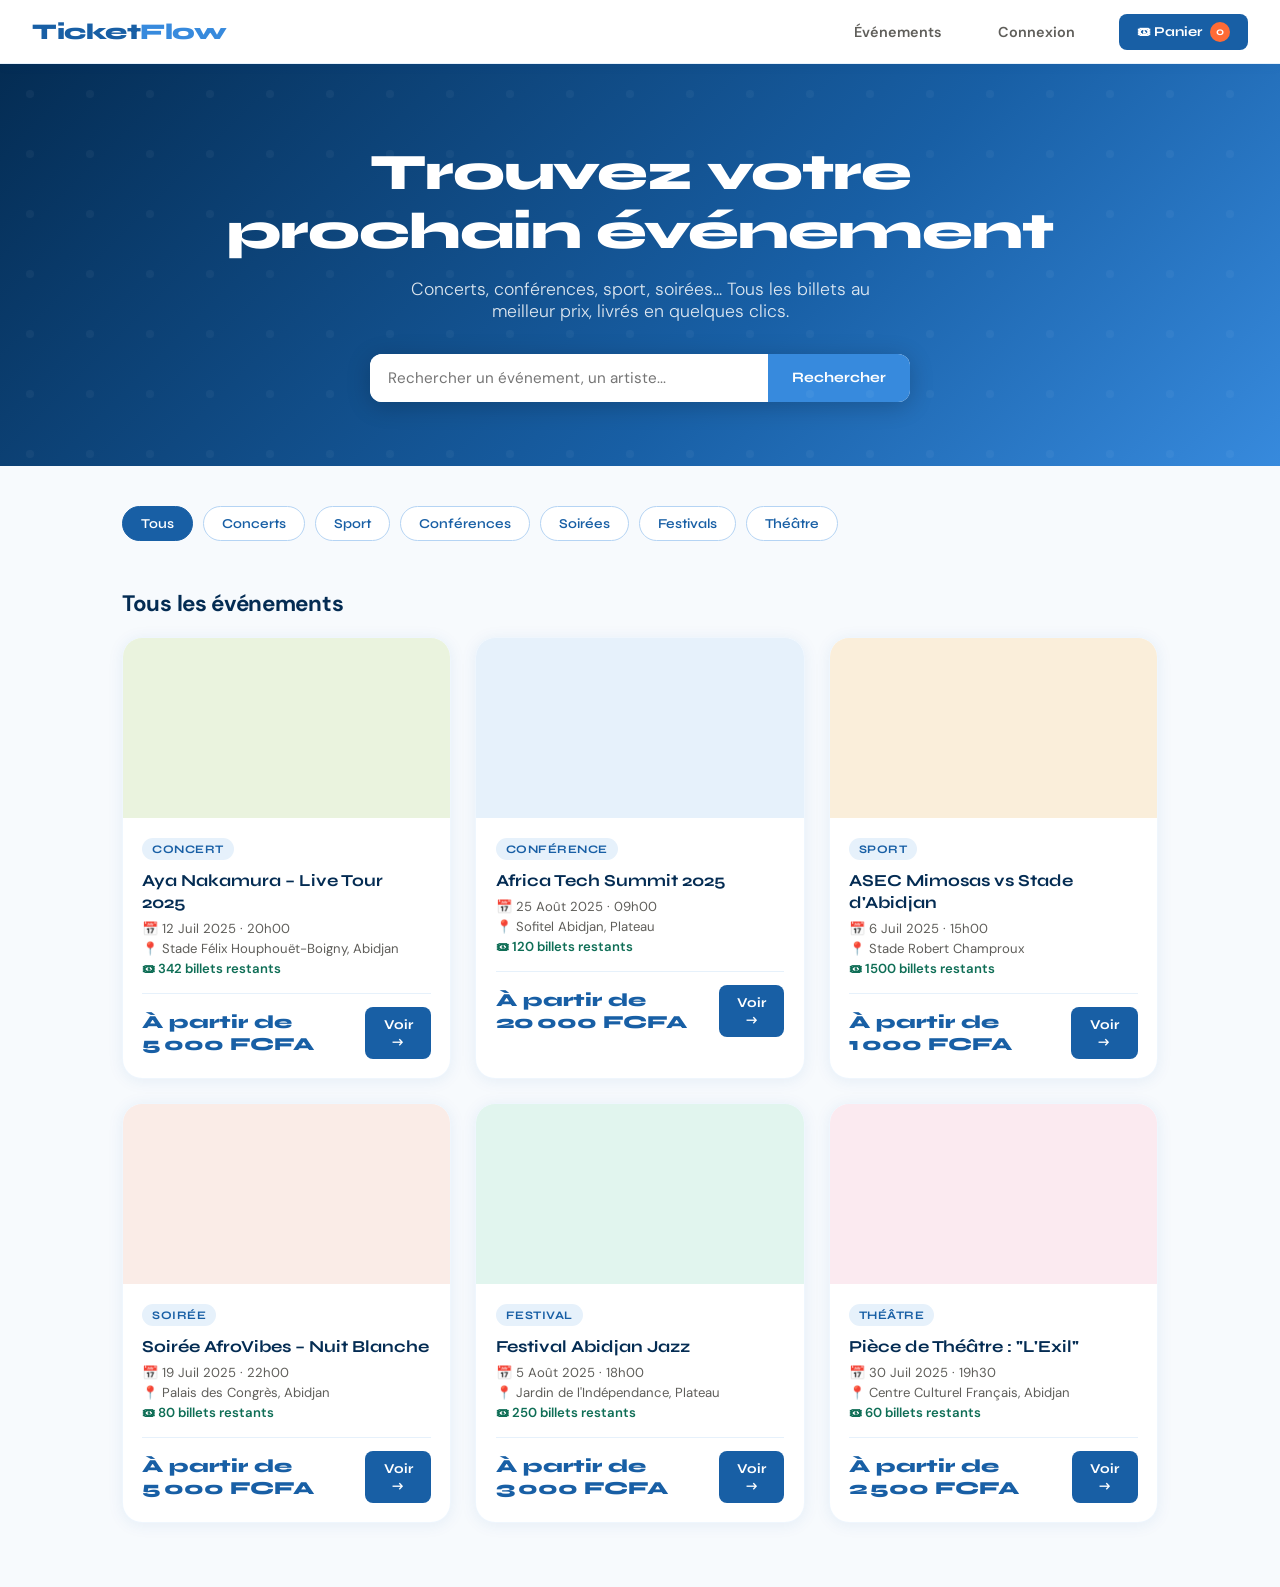
<file: index.html>
<!DOCTYPE html>
<html lang="fr">
<head>
<meta charset="UTF-8">
<meta name="viewport" content="width=device-width, initial-scale=1.0">
<title>TicketFlow — Vos événements, vos billets</title>
<link rel="stylesheet" href="style.css">
<link href="https://fonts.googleapis.com/css2?family=Syne:wght@400;600;700;800&family=DM+Sans:wght@300;400;500&display=swap" rel="stylesheet">
</head>
<body>

<!-- NAV -->
<nav>
  <div class="logo" onclick="showPage('home')">Ticket<span>Flow</span></div>
  <div class="spacer"></div>
  <span class="nav-link" onclick="showPage('home')">Événements</span>
  <span class="nav-link" onclick="openAuth()">Connexion</span>
  <button class="nav-cart" onclick="showPage('cart')">
    🎟 Panier
    <span class="cart-badge" id="cartCount">0</span>
  </button>
</nav>

<!-- ═══════════════ PAGE ACCUEIL ═══════════════ -->
<div id="page-home" class="page active">
  <div class="hero">
    <h1>Trouvez votre<br>prochain événement</h1>
    <p>Concerts, conférences, sport, soirées... Tous les billets au meilleur prix, livrés en quelques clics.</p>
    <div class="search-bar">
      <input type="text" id="searchInput" placeholder="Rechercher un événement, un artiste..." oninput="filterEvents()">
      <button onclick="filterEvents()">Rechercher</button>
    </div>
  </div>

  <div class="categories">
    <div class="cat-pills" id="catPills">
      <div class="cat-pill active" onclick="filterCat(this,'tous')"> Tous</div>
      <div class="cat-pill" onclick="filterCat(this,'concert')"> Concerts</div>
      <div class="cat-pill" onclick="filterCat(this,'sport')"> Sport</div>
      <div class="cat-pill" onclick="filterCat(this,'conference')"> Conférences</div>
      <div class="cat-pill" onclick="filterCat(this,'soiree')"> Soirées</div>
      <div class="cat-pill" onclick="filterCat(this,'festival')"> Festivals</div>
      <div class="cat-pill" onclick="filterCat(this,'theatre')"> Théâtre</div>
    </div>
  </div>

  <div class="events-section">
    <div class="section-title" id="eventsTitle">Tous les événements</div>
    <div class="events-grid" id="eventsGrid"></div>
  </div>
</div>

<!-- ═══════════════ PAGE DÉTAIL ═══════════════ -->
<div id="page-detail" class="page">
  <div class="detail-back">
    <button onclick="showPage('home')">← Retour aux événements</button>
  </div>
  <div class="detail-content">
    <div class="detail-left" id="detailLeft"></div>
    <div class="detail-right" id="detailRight"></div>
  </div>
</div>

<!-- ═══════════════ PAGE PANIER ═══════════════ -->
<div id="page-cart" class="page">
  <div class="cart-page">
    <h2 class="section-title" style="margin-bottom:1.5rem">🛒 Mon panier</h2>
    <div id="cartContent"></div>
  </div>
</div>

<!-- ═══════════════ PAGE SUCCÈS ═══════════════ -->
<div id="page-success" class="page">
  <div class="success-page">
    <div class="success-icon">🎉</div>
    <h2>Commande confirmée !</h2>
    <p>Vos billets ont été réservés avec succès. Un e-mail de confirmation vous sera envoyé très prochainement.</p>
    <button class="btn btn-primary" onclick="resetCart(); showPage('home')">Retour à l'accueil</button>
  </div>
</div>

<!-- MODAL AUTH -->
<div class="modal-overlay" id="authModal" onclick="closeAuthOnClick(event)">
  <div class="modal">
    <button class="modal-close" onclick="closeAuth()">✕</button>
    <h2 id="authTitle">Bonjour !</h2>
    <p class="modal-sub" id="authSub">Connectez-vous pour accéder à vos billets.</p>
    <div class="auth-tabs">
      <button class="auth-tab active" id="tabLogin" onclick="switchTab('login')">Connexion</button>
      <button class="auth-tab" id="tabRegister" onclick="switchTab('register')">Inscription</button>
    </div>
    <div id="authForm"></div>
  </div>
</div>

<!-- TOAST -->
<div class="toast" id="toast"></div>

<script>
const EVENTS = [
  { id:1, title:"Aya Nakamura – Live Tour 2025", cat:"concert", emoji:"", bg:"#EAF3DE", date:"12 Juil 2025", heure:"20h00", lieu:"Stade Félix Houphouët-Boigny, Abidjan", desc:"La chanteuse aux millions de fans revient en Afrique pour une tournée épique. Une soirée de RnB, afropop et émotion garantie.", dispo:342, tickets:[{name:"Pelouse",price:5000},{name:"Tribune",price:15000},{name:"VIP",price:35000}] },
  { id:2, title:"Africa Tech Summit 2025", cat:"conference", emoji:"", bg:"#E6F1FB", date:"25 Août 2025", heure:"09h00", lieu:"Sofitel Abidjan, Plateau", desc:"Le plus grand rassemblement tech d'Afrique de l'Ouest. Startups, investisseurs, innovateurs se retrouvent pour 2 jours d'inspiration.", dispo:120, tickets:[{name:"Pass Journée",price:20000},{name:"Pass Complet",price:35000}] },
  { id:3, title:"ASEC Mimosas vs Stade d'Abidjan", cat:"sport", emoji:"", bg:"#FAEEDA", date:"6 Juil 2025", heure:"15h00", lieu:"Stade Robert Champroux", desc:"Le derby ivoirien par excellence. Deux clubs légendaires s'affrontent dans une ambiance électrique. Ne ratez pas ce classique !", dispo:1500, tickets:[{name:"Tribune populaire",price:1000},{name:"Tribune couverte",price:3500},{name:"Loge VIP",price:12000}] },
  { id:4, title:"Soirée AfroVibes – Nuit Blanche", cat:"soiree", emoji:"", bg:"#FAECE7", date:"19 Juil 2025", heure:"22h00", lieu:"Palais des Congrès, Abidjan", desc:"La plus grande soirée afrobeat & coupé-décalé d'Abidjan. DJs internationaux, cocktails exotiques, ambiance folle toute la nuit.", dispo:80, tickets:[{name:"Entrée Standard",price:5000},{name:"Table VIP",price:50000}] },
  { id:5, title:"Festival Abidjan Jazz", cat:"festival", emoji:"", bg:"#E1F5EE", date:"5 Août 2025", heure:"18h00", lieu:"Jardin de l'Indépendance, Plateau", desc:"4 jours de jazz sous les étoiles avec des artistes locaux et internationaux. Une expérience culturelle unique au cœur d'Abidjan.", dispo:250, tickets:[{name:"Pass Journée",price:3000},{name:"Pass Festival",price:10000},{name:"VIP Lounge",price:25000}] },
  { id:6, title:"Pièce de Théâtre : \"L'Exil\"", cat:"theatre", emoji:"", bg:"#FBEAF0", date:"30 Juil 2025", heure:"19h30", lieu:"Centre Culturel Français, Abidjan", desc:"Une pièce poignante sur l'immigration et l'identité, mise en scène par le collectif Théâtre Vivant CI. Une œuvre bouleversante.", dispo:60, tickets:[{name:"Placement libre",price:2500},{name:"Placement numéroté",price:5000}] },
];

let cart = [];
let currentCat = 'tous';
let selectedQtys = {};

function showPage(p) {
  document.querySelectorAll('.page').forEach(el => el.classList.remove('active'));
  document.getElementById('page-'+p).classList.add('active');
  window.scrollTo(0,0);
}

function filterCat(el, cat) {
  currentCat = cat;
  document.querySelectorAll('.cat-pill').forEach(p => p.classList.remove('active'));
  el.classList.add('active');
  renderEvents();
}

function filterEvents() {
  renderEvents();
}

function renderEvents() {
  const q = document.getElementById('searchInput').value.toLowerCase();
  const grid = document.getElementById('eventsGrid');
  let filtered = EVENTS.filter(e => {
    const matchCat = currentCat === 'tous' || e.cat === currentCat;
    const matchQ = e.title.toLowerCase().includes(q) || e.lieu.toLowerCase().includes(q);
    return matchCat && matchQ;
  });

  if (!filtered.length) {
    grid.innerHTML = '<p style="color:var(--gray-600);padding:2rem 0">Aucun événement trouvé pour cette recherche.</p>';
    return;
  }

  grid.innerHTML = filtered.map(e => `
    <div class="event-card" onclick="openDetail(${e.id})">
      <div class="event-img" style="background:${e.bg}">${e.emoji}</div>
      <div class="event-body">
        <div class="event-tag">${catLabel(e.cat)}</div>
        <h3>${e.title}</h3>
        <div class="event-meta">
          <span>📅 ${e.date} · ${e.heure}</span>
          <span>📍 ${e.lieu}</span>
          <span style="color:#0F6E56;font-weight:600">🎟 ${e.dispo} billets restants</span>
        </div>
        <div class="event-footer">
          <div class="event-price">À partir de ${fmt(Math.min(...e.tickets.map(t=>t.price)))} FCFA</div>
          <button class="btn btn-primary" onclick="openDetail(${e.id});event.stopPropagation()">Voir →</button>
        </div>
      </div>
    </div>
  `).join('');
}

function catLabel(c) {
  return {concert:'Concert',sport:'Sport',conference:'Conférence',soiree:'Soirée',festival:'Festival',theatre:'Théâtre'}[c] || c;
}

function fmt(n) { return n.toLocaleString('fr-FR'); }

function openDetail(id) {
  const e = EVENTS.find(ev => ev.id === id);
  selectedQtys = {};
  e.tickets.forEach((t,i) => selectedQtys[i] = 0);

  document.getElementById('detailLeft').innerHTML = `
    <div class="detail-hero-img" style="background:${e.bg}">${e.emoji}</div>
    <div class="detail-tag">${catLabel(e.cat)}</div>
    <h1 class="detail-title">${e.title}</h1>
    <div class="detail-infos">
      <div class="detail-info-row"><div class="detail-info-icon">📅</div><span>${e.date} · ${e.heure}</span></div>
      <div class="detail-info-row"><div class="detail-info-icon">📍</div><span>${e.lieu}</span></div>
      <div class="detail-info-row"><div class="detail-info-icon">🎟</div><span style="color:#0F6E56;font-weight:600">${e.dispo} billets disponibles</span></div>
    </div>
    <p class="detail-desc">${e.desc}</p>
  `;

  renderTicketBox(e);
  showPage('detail');
}

function renderTicketBox(e) {
  const total = e.tickets.reduce((s,t,i) => s + t.price * (selectedQtys[i]||0), 0);
  const qtyTotal = Object.values(selectedQtys).reduce((a,b)=>a+b,0);

  document.getElementById('detailRight').innerHTML = `
    <div class="ticket-box">
      <h4>Choisir vos billets</h4>
      ${e.tickets.map((t,i) => `
        <div class="ticket-type ${selectedQtys[i]>0?'selected':''}" id="tt${i}">
          <div class="ticket-type-header">
            <div class="ticket-type-name">${t.name}</div>
            <div class="ticket-type-price">${fmt(t.price)} FCFA</div>
          </div>
          <div class="ticket-qty">
            <button class="qty-btn" onclick="changeQty(${e.id},${i},-1)">−</button>
            <span class="qty-val" id="qty${i}">${selectedQtys[i]||0}</span>
            <button class="qty-btn" onclick="changeQty(${e.id},${i},1)">+</button>
          </div>
        </div>
      `).join('')}
      <div class="ticket-total">
        <span>Total</span>
        <span class="ticket-total-price">${fmt(total)} FCFA</span>
      </div>
      <button class="btn btn-primary" style="width:100%;justify-content:center;padding:12px" 
        onclick="addToCart(${e.id})" ${qtyTotal===0?'disabled style="opacity:.5;cursor:not-allowed"':''}>
        Ajouter au panier
      </button>
    </div>
  `;
}

function changeQty(eventId, ticketIdx, delta) {
  selectedQtys[ticketIdx] = Math.max(0, (selectedQtys[ticketIdx]||0) + delta);
  const e = EVENTS.find(ev => ev.id === eventId);
  renderTicketBox(e);
}

function addToCart(eventId) {
  const e = EVENTS.find(ev => ev.id === eventId);
  let added = false;
  e.tickets.forEach((t,i) => {
    const qty = selectedQtys[i] || 0;
    if (qty > 0) {
      const key = `${eventId}-${i}`;
      const existing = cart.find(c => c.key === key);
      if (existing) existing.qty += qty;
      else cart.push({ key, eventId, ticketIdx: i, name: e.title, ticket: t.name, price: t.price, qty, emoji: e.emoji, bg: e.bg });
      added = true;
    }
  });
  if (added) {
    updateCartBadge();
    showToast('✅ Billets ajoutés au panier !', 'success');
    showPage('cart');
    renderCart();
  }
}

function updateCartBadge() {
  const total = cart.reduce((s,i) => s+i.qty, 0);
  document.getElementById('cartCount').textContent = total;
}

function renderCart() {
  const el = document.getElementById('cartContent');
  if (!cart.length) {
    el.innerHTML = `
      <div class="empty-cart">
        <div>🎟</div>
        <h3>Votre panier est vide</h3>
        <p>Explorez nos événements et ajoutez vos billets préférés.</p>
        <button class="btn btn-primary" onclick="showPage('home')">Voir les événements</button>
      </div>`;
    return;
  }

  const subtotal = cart.reduce((s,i) => s + i.price*i.qty, 0);
  const fees = Math.round(subtotal * 0.02);

  el.innerHTML = `
    ${cart.map(item => `
      <div class="cart-item">
        <div class="cart-item-emoji" style="background:${item.bg}">${item.emoji}</div>
        <div class="cart-item-info">
          <h4>${item.name}</h4>
          <p>${item.ticket} · ${item.qty} billet${item.qty>1?'s':''}</p>
        </div>
        <div class="cart-item-right">
          <span class="cart-item-price">${fmt(item.price * item.qty)} FCFA</span>
          <button class="remove-btn" onclick="removeFromCart('${item.key}')">✕ Retirer</button>
        </div>
      </div>
    `).join('')}
    <div class="cart-summary">
      <div class="cart-summary-row"><span>Sous-total</span><span>${fmt(subtotal)} FCFA</span></div>
      <div class="cart-summary-row"><span>Frais de service (2%)</span><span>${fmt(fees)} FCFA</span></div>
      <div class="cart-summary-row total"><span>Total</span><span>${fmt(subtotal+fees)} FCFA</span></div>
      <button class="btn btn-primary" style="width:100%;justify-content:center;padding:13px;margin-top:1rem;font-size:0.95rem" onclick="checkout()">
        Procéder au paiement →
      </button>
    </div>
  `;
}

function removeFromCart(key) {
  cart = cart.filter(i => i.key !== key);
  updateCartBadge();
  renderCart();
  showToast('Billet retiré du panier');
}

function resetCart() {
  cart = [];
  updateCartBadge();
}

function checkout() {
  showPage('success');
  setTimeout(() => resetCart(), 100);
}

// AUTH
function openAuth() {
  document.getElementById('authModal').classList.add('active');
  switchTab('login');
}

function closeAuth() {
  document.getElementById('authModal').classList.remove('active');
}

function closeAuthOnClick(e) {
  if (e.target === document.getElementById('authModal')) closeAuth();
}

function switchTab(tab) {
  document.getElementById('tabLogin').classList.toggle('active', tab==='login');
  document.getElementById('tabRegister').classList.toggle('active', tab==='register');

  if (tab === 'login') {
    document.getElementById('authTitle').textContent = 'Bonjour !';
    document.getElementById('authSub').textContent = 'Connectez-vous pour accéder à vos billets.';
    document.getElementById('authForm').innerHTML = `
      <div class="form-group"><label>Email</label><input type="email" placeholder="vous@exemple.com"></div>
      <div class="form-group"><label>Mot de passe</label><input type="password" placeholder="••••••••"></div>
      <button class="btn btn-primary" style="width:100%;justify-content:center;padding:12px;margin-top:0.5rem" onclick="fakeLogin()">Se connecter</button>
    `;
  } else {
    document.getElementById('authTitle').textContent = 'Créer un compte';
    document.getElementById('authSub').textContent = 'Rejoignez TicketFlow gratuitement.';
    document.getElementById('authForm').innerHTML = `
      <div class="form-group"><label>Nom complet</label><input type="text" placeholder="Votre nom"></div>
      <div class="form-group"><label>Email</label><input type="email" placeholder="vous@exemple.com"></div>
      <div class="form-group"><label>Mot de passe</label><input type="password" placeholder="Choisissez un mot de passe"></div>
      <button class="btn btn-primary" style="width:100%;justify-content:center;padding:12px;margin-top:0.5rem" onclick="fakeRegister()">Créer mon compte</button>
    `;
  }
}

function fakeLogin() {
  closeAuth();
  showToast('✅ Connexion réussie !', 'success');
}

function fakeRegister() {
  closeAuth();
  showToast('✅ Compte créé avec succès !', 'success');
}

// TOAST
let toastTimer;
function showToast(msg, type='') {
  const t = document.getElementById('toast');
  t.textContent = msg;
  t.className = 'toast show' + (type ? ' '+type : '');
  clearTimeout(toastTimer);
  toastTimer = setTimeout(() => { t.className = 'toast'; }, 2800);
}

// INIT
renderEvents();
</script>
</body>
</html>
</file>
<file: style.css>
:root {
    --blue-50: #E6F1FB;
    --blue-100: #B5D4F4;
    --blue-400: #378ADD;
    --blue-600: #185FA5;
    --blue-800: #0C447C;
    --blue-900: #042C53;
    --gray-50: #F1EFE8;
    --gray-100: #D3D1C7;
    --gray-400: #888780;
    --gray-600: #5F5E5A;
    --gray-800: #444441;
    --white: #ffffff;
    --radius-sm: 8px;
    --radius-md: 12px;
    --radius-lg: 20px;
    --shadow: 0 2px 16px rgba(24,95,165,0.08);
    --shadow-hover: 0 8px 32px rgba(24,95,165,0.16);
  }

  * { margin: 0; padding: 0; box-sizing: border-box; }

  body {
    font-family: 'DM Sans', sans-serif;
    background: #F7FAFD;
    color: var(--gray-800);
    min-height: 100vh;
  }

  h1, h2, h3, h4, nav a, .btn { font-family: 'Syne', sans-serif; }

  /* ── NAV ── */
  nav {
    position: sticky; top: 0; z-index: 100;
    background: white;
    border-bottom: 1px solid var(--blue-50);
    padding: 0 2rem;
    display: flex; align-items: center; gap: 2rem;
    height: 64px;
    box-shadow: 0 1px 12px rgba(24,95,165,0.06);
  }

  .logo {
    font-family: 'Syne', sans-serif;
    font-weight: 800;
    font-size: 1.4rem;
    color: var(--blue-600);
    cursor: pointer;
    letter-spacing: -0.5px;
  }

  .logo span { color: var(--blue-400); }

  nav .spacer { flex: 1; }

  .nav-link {
    font-size: 0.9rem;
    font-weight: 600;
    color: var(--gray-600);
    cursor: pointer;
    padding: 6px 12px;
    border-radius: var(--radius-sm);
    transition: all .2s;
    text-decoration: none;
  }
  .nav-link:hover { background: var(--blue-50); color: var(--blue-600); }

  .nav-cart {
    position: relative;
    background: var(--blue-600);
    color: white;
    border: none;
    padding: 8px 18px;
    border-radius: var(--radius-sm);
    font-family: 'Syne', sans-serif;
    font-size: 0.85rem;
    font-weight: 700;
    cursor: pointer;
    transition: all .2s;
    display: flex; align-items: center; gap: 8px;
  }
  .nav-cart:hover { background: var(--blue-800); transform: translateY(-1px); }

  .cart-badge {
    background: #FF6B35;
    color: white;
    border-radius: 50%;
    width: 20px; height: 20px;
    font-size: 11px;
    display: flex; align-items: center; justify-content: center;
    font-weight: 700;
  }

  /* ── PAGES ── */
  .page { display: none; }
  .page.active { display: block; }

  /* ── PAGE ACCUEIL ── */
  .hero {
    background: linear-gradient(135deg, var(--blue-900) 0%, var(--blue-600) 60%, var(--blue-400) 100%);
    color: white;
    padding: 5rem 2rem 4rem;
    text-align: center;
    position: relative;
    overflow: hidden;
  }

  .hero::before {
    content: '';
    position: absolute; inset: 0;
    background: url("data:image/svg+xml,%3Csvg width='60' height='60' viewBox='0 0 60 60' xmlns='http://www.w3.org/2000/svg'%3E%3Cg fill='none' fill-rule='evenodd'%3E%3Cg fill='%23ffffff' fill-opacity='0.04'%3E%3Ccircle cx='30' cy='30' r='4'/%3E%3C/g%3E%3C/g%3E%3C/svg%3E");
    pointer-events: none;
  }

  .hero h1 {
    font-size: clamp(2rem, 5vw, 3.2rem);
    font-weight: 800;
    line-height: 1.15;
    margin-bottom: 1rem;
    letter-spacing: -1px;
  }

  .hero p {
    font-size: 1.1rem;
    opacity: 0.85;
    max-width: 520px;
    margin: 0 auto 2rem;
    font-weight: 300;
  }

  .search-bar {
    display: flex;
    max-width: 540px;
    margin: 0 auto;
    background: white;
    border-radius: var(--radius-md);
    overflow: hidden;
    box-shadow: 0 4px 24px rgba(0,0,0,0.2);
  }

  .search-bar input {
    flex: 1;
    border: none;
    padding: 14px 18px;
    font-size: 0.95rem;
    font-family: 'DM Sans', sans-serif;
    outline: none;
    color: var(--gray-800);
  }

  .search-bar button {
    background: var(--blue-400);
    border: none;
    color: white;
    padding: 14px 24px;
    font-family: 'Syne', sans-serif;
    font-weight: 700;
    font-size: 0.9rem;
    cursor: pointer;
    transition: background .2s;
  }
  .search-bar button:hover { background: var(--blue-600); }

  /* Catégories */
  .categories {
    padding: 2.5rem 2rem 1rem;
    max-width: 1100px;
    margin: 0 auto;
  }

  .section-title {
    font-size: 1.4rem;
    font-weight: 700;
    color: var(--blue-900);
    margin-bottom: 1.2rem;
    letter-spacing: -0.3px;
  }

  .cat-pills {
    display: flex;
    flex-wrap: wrap;
    gap: 10px;
    margin-bottom: 2rem;
  }

  .cat-pill {
    border: 1.5px solid var(--blue-100);
    background: white;
    color: var(--blue-600);
    padding: 8px 18px;
    border-radius: 999px;
    font-family: 'Syne', sans-serif;
    font-size: 0.85rem;
    font-weight: 600;
    cursor: pointer;
    transition: all .2s;
  }
  .cat-pill:hover, .cat-pill.active {
    background: var(--blue-600);
    color: white;
    border-color: var(--blue-600);
  }

  /* Grille événements */
  .events-section {
    padding: 0 2rem 4rem;
    max-width: 1100px;
    margin: 0 auto;
  }

  .events-grid {
    display: grid;
    grid-template-columns: repeat(auto-fill, minmax(300px, 1fr));
    gap: 1.5rem;
  }

  .event-card {
    background: white;
    border-radius: var(--radius-lg);
    overflow: hidden;
    box-shadow: var(--shadow);
    transition: all .25s;
    cursor: pointer;
    border: 1px solid rgba(55,138,221,0.08);
  }
  .event-card:hover {
    box-shadow: var(--shadow-hover);
    transform: translateY(-4px);
  }

  .event-img {
    width: 100%;
    height: 180px;
    object-fit: cover;
    display: flex;
    align-items: center;
    justify-content: center;
    font-size: 3.5rem;
    font-weight: 800;
  }

  .event-body { padding: 1.2rem; }

  .event-tag {
    display: inline-block;
    background: var(--blue-50);
    color: var(--blue-600);
    font-size: 0.72rem;
    font-family: 'Syne', sans-serif;
    font-weight: 700;
    letter-spacing: 0.5px;
    padding: 4px 10px;
    border-radius: 999px;
    margin-bottom: 0.6rem;
    text-transform: uppercase;
  }

  .event-card h3 {
    font-size: 1.05rem;
    font-weight: 700;
    color: var(--blue-900);
    margin-bottom: 0.4rem;
    line-height: 1.3;
  }

  .event-meta {
    font-size: 0.82rem;
    color: var(--gray-600);
    margin-bottom: 1rem;
    display: flex;
    flex-direction: column;
    gap: 3px;
  }

  .event-footer {
    display: flex;
    align-items: center;
    justify-content: space-between;
    border-top: 1px solid var(--blue-50);
    padding-top: 0.8rem;
    margin-top: 0.8rem;
  }

  .event-price {
    font-family: 'Syne', sans-serif;
    font-size: 1.15rem;
    font-weight: 800;
    color: var(--blue-600);
  }

  .btn {
    display: inline-flex;
    align-items: center;
    gap: 6px;
    padding: 9px 18px;
    border-radius: var(--radius-sm);
    font-family: 'Syne', sans-serif;
    font-weight: 700;
    font-size: 0.85rem;
    cursor: pointer;
    border: none;
    transition: all .2s;
    text-decoration: none;
  }

  .btn-primary {
    background: var(--blue-600);
    color: white;
  }
  .btn-primary:hover { background: var(--blue-800); transform: translateY(-1px); }

  .btn-outline {
    background: transparent;
    color: var(--blue-600);
    border: 1.5px solid var(--blue-100);
  }
  .btn-outline:hover { background: var(--blue-50); border-color: var(--blue-400); }

  /* ── PAGE DÉTAIL ── */
  .detail-back {
    padding: 1.5rem 2rem 0;
    max-width: 900px;
    margin: 0 auto;
  }

  .detail-back button {
    background: none;
    border: none;
    color: var(--blue-600);
    font-family: 'Syne', sans-serif;
    font-weight: 700;
    font-size: 0.9rem;
    cursor: pointer;
    display: flex;
    align-items: center;
    gap: 6px;
    padding: 6px 0;
  }

  .detail-content {
    max-width: 900px;
    margin: 0 auto;
    padding: 1.5rem 2rem 4rem;
    display: grid;
    grid-template-columns: 1fr 340px;
    gap: 2.5rem;
  }

  @media (max-width: 700px) {
    .detail-content { grid-template-columns: 1fr; }
  }

  .detail-hero-img {
    width: 100%;
    height: 260px;
    border-radius: var(--radius-lg);
    display: flex;
    align-items: center;
    justify-content: center;
    font-size: 5rem;
    margin-bottom: 1.5rem;
  }

  .detail-tag {
    display: inline-block;
    background: var(--blue-50);
    color: var(--blue-600);
    font-size: 0.75rem;
    font-family: 'Syne', sans-serif;
    font-weight: 700;
    padding: 5px 14px;
    border-radius: 999px;
    margin-bottom: 0.8rem;
    text-transform: uppercase;
  }

  .detail-title {
    font-size: 1.9rem;
    font-weight: 800;
    color: var(--blue-900);
    margin-bottom: 1rem;
    line-height: 1.2;
  }

  .detail-infos {
    display: flex;
    flex-direction: column;
    gap: 10px;
    margin-bottom: 1.5rem;
  }

  .detail-info-row {
    display: flex;
    align-items: center;
    gap: 10px;
    font-size: 0.92rem;
    color: var(--gray-600);
  }

  .detail-info-icon {
    width: 32px; height: 32px;
    background: var(--blue-50);
    border-radius: var(--radius-sm);
    display: flex; align-items: center; justify-content: center;
    font-size: 16px;
    flex-shrink: 0;
  }

  .detail-desc {
    font-size: 0.95rem;
    line-height: 1.7;
    color: var(--gray-600);
  }

  .ticket-box {
    background: white;
    border-radius: var(--radius-lg);
    padding: 1.5rem;
    box-shadow: var(--shadow);
    border: 1px solid var(--blue-50);
    position: sticky;
    top: 80px;
    height: fit-content;
  }

  .ticket-box h4 {
    font-size: 1rem;
    font-weight: 700;
    color: var(--blue-900);
    margin-bottom: 1.2rem;
  }

  .ticket-type {
    border: 1.5px solid var(--blue-100);
    border-radius: var(--radius-md);
    padding: 12px 14px;
    margin-bottom: 10px;
    cursor: pointer;
    transition: all .2s;
  }
  .ticket-type:hover, .ticket-type.selected {
    border-color: var(--blue-400);
    background: var(--blue-50);
  }

  .ticket-type-header {
    display: flex;
    justify-content: space-between;
    align-items: center;
  }

  .ticket-type-name {
    font-family: 'Syne', sans-serif;
    font-weight: 700;
    font-size: 0.9rem;
    color: var(--blue-900);
  }

  .ticket-type-price {
    font-family: 'Syne', sans-serif;
    font-weight: 800;
    font-size: 1.05rem;
    color: var(--blue-600);
  }

  .ticket-qty {
    display: flex;
    align-items: center;
    gap: 12px;
    margin-top: 10px;
  }

  .qty-btn {
    width: 30px; height: 30px;
    border-radius: 50%;
    border: 1.5px solid var(--blue-100);
    background: white;
    color: var(--blue-600);
    font-size: 1.1rem;
    font-weight: 700;
    cursor: pointer;
    display: flex; align-items: center; justify-content: center;
    transition: all .2s;
  }
  .qty-btn:hover { background: var(--blue-600); color: white; border-color: var(--blue-600); }

  .qty-val {
    font-family: 'Syne', sans-serif;
    font-weight: 700;
    font-size: 1rem;
    min-width: 20px;
    text-align: center;
  }

  .ticket-total {
    border-top: 1px solid var(--blue-50);
    padding-top: 1rem;
    margin-top: 1rem;
    display: flex;
    justify-content: space-between;
    align-items: center;
    margin-bottom: 1rem;
  }

  .ticket-total span:first-child {
    font-size: 0.9rem;
    color: var(--gray-600);
    font-weight: 500;
  }

  .ticket-total-price {
    font-family: 'Syne', sans-serif;
    font-weight: 800;
    font-size: 1.3rem;
    color: var(--blue-800);
  }

  /* ── PAGE PANIER ── */
  .cart-page {
    max-width: 800px;
    margin: 0 auto;
    padding: 2rem;
  }

  .cart-item {
    background: white;
    border-radius: var(--radius-md);
    padding: 1.2rem;
    display: flex;
    gap: 1rem;
    align-items: flex-start;
    margin-bottom: 1rem;
    box-shadow: var(--shadow);
    border: 1px solid rgba(55,138,221,0.08);
  }

  .cart-item-emoji {
    width: 60px; height: 60px;
    border-radius: var(--radius-sm);
    display: flex; align-items: center; justify-content: center;
    font-size: 1.8rem;
    flex-shrink: 0;
  }

  .cart-item-info { flex: 1; }
  .cart-item-info h4 {
    font-size: 0.95rem;
    font-weight: 700;
    color: var(--blue-900);
    margin-bottom: 3px;
  }
  .cart-item-info p {
    font-size: 0.82rem;
    color: var(--gray-600);
  }

  .cart-item-right {
    display: flex;
    flex-direction: column;
    align-items: flex-end;
    gap: 8px;
  }

  .cart-item-price {
    font-family: 'Syne', sans-serif;
    font-weight: 800;
    font-size: 1.05rem;
    color: var(--blue-600);
  }

  .remove-btn {
    background: none;
    border: none;
    color: #E24B4A;
    font-size: 0.78rem;
    font-family: 'Syne', sans-serif;
    font-weight: 700;
    cursor: pointer;
    padding: 4px 0;
  }

  .cart-summary {
    background: white;
    border-radius: var(--radius-md);
    padding: 1.5rem;
    box-shadow: var(--shadow);
    border: 1px solid var(--blue-50);
    margin-top: 1.5rem;
  }

  .cart-summary-row {
    display: flex;
    justify-content: space-between;
    font-size: 0.9rem;
    margin-bottom: 10px;
    color: var(--gray-600);
  }

  .cart-summary-row.total {
    font-family: 'Syne', sans-serif;
    font-weight: 800;
    font-size: 1.1rem;
    color: var(--blue-900);
    border-top: 1px solid var(--blue-50);
    padding-top: 10px;
    margin-top: 10px;
    margin-bottom: 0;
  }

  .empty-cart {
    text-align: center;
    padding: 4rem 2rem;
    color: var(--gray-600);
  }
  .empty-cart div { font-size: 3rem; margin-bottom: 1rem; }
  .empty-cart h3 { font-size: 1.2rem; margin-bottom: 0.5rem; color: var(--blue-900); }

  /* ── AUTH MODAL ── */
  .modal-overlay {
    display: none;
    position: fixed; inset: 0;
    background: rgba(4,44,83,0.45);
    z-index: 200;
    align-items: center;
    justify-content: center;
  }
  .modal-overlay.active { display: flex; }

  .modal {
    background: white;
    border-radius: var(--radius-lg);
    padding: 2rem;
    width: 100%;
    max-width: 420px;
    margin: 1rem;
    box-shadow: 0 20px 60px rgba(4,44,83,0.25);
    position: relative;
  }

  .modal-close {
    position: absolute;
    top: 1rem; right: 1rem;
    background: var(--blue-50);
    border: none;
    width: 32px; height: 32px;
    border-radius: 50%;
    font-size: 1rem;
    cursor: pointer;
    color: var(--gray-600);
    transition: all .2s;
  }
  .modal-close:hover { background: var(--blue-100); }

  .modal h2 {
    font-size: 1.4rem;
    font-weight: 800;
    color: var(--blue-900);
    margin-bottom: 0.3rem;
  }

  .modal-sub {
    font-size: 0.88rem;
    color: var(--gray-600);
    margin-bottom: 1.5rem;
  }

  .form-group {
    margin-bottom: 1rem;
  }

  .form-group label {
    display: block;
    font-size: 0.82rem;
    font-weight: 700;
    color: var(--gray-800);
    margin-bottom: 5px;
    font-family: 'Syne', sans-serif;
  }

  .form-group input {
    width: 100%;
    border: 1.5px solid var(--blue-100);
    border-radius: var(--radius-sm);
    padding: 10px 14px;
    font-size: 0.92rem;
    font-family: 'DM Sans', sans-serif;
    outline: none;
    transition: border-color .2s;
    color: var(--gray-800);
  }
  .form-group input:focus { border-color: var(--blue-400); }

  .auth-switch {
    text-align: center;
    margin-top: 1rem;
    font-size: 0.85rem;
    color: var(--gray-600);
  }
  .auth-switch a {
    color: var(--blue-600);
    font-weight: 700;
    cursor: pointer;
    text-decoration: none;
  }

  .auth-tabs {
    display: flex;
    gap: 4px;
    background: var(--blue-50);
    border-radius: var(--radius-sm);
    padding: 4px;
    margin-bottom: 1.5rem;
  }

  .auth-tab {
    flex: 1;
    border: none;
    padding: 9px;
    border-radius: 6px;
    font-family: 'Syne', sans-serif;
    font-weight: 700;
    font-size: 0.85rem;
    cursor: pointer;
    background: transparent;
    color: var(--gray-600);
    transition: all .2s;
  }
  .auth-tab.active {
    background: white;
    color: var(--blue-600);
    box-shadow: 0 1px 4px rgba(24,95,165,0.12);
  }

  /* ── TOAST ── */
  .toast {
    position: fixed;
    bottom: 2rem; right: 2rem;
    background: var(--blue-900);
    color: white;
    padding: 12px 20px;
    border-radius: var(--radius-md);
    font-family: 'Syne', sans-serif;
    font-weight: 700;
    font-size: 0.88rem;
    z-index: 999;
    transform: translateY(100px);
    opacity: 0;
    transition: all .3s;
    pointer-events: none;
    max-width: 280px;
    box-shadow: 0 8px 24px rgba(4,44,83,0.25);
  }
  .toast.show { transform: translateY(0); opacity: 1; }
  .toast.success { background: #0F6E56; }

  /* ── CHECKOUT SUCCESS ── */
  .success-page {
    text-align: center;
    padding: 5rem 2rem;
    max-width: 480px;
    margin: 0 auto;
  }
  .success-icon {
    font-size: 4rem;
    margin-bottom: 1.5rem;
  }
  .success-page h2 { font-size: 1.8rem; font-weight: 800; color: var(--blue-900); margin-bottom: 0.5rem; }
  .success-page p { color: var(--gray-600); line-height: 1.6; margin-bottom: 2rem; }
</file>
